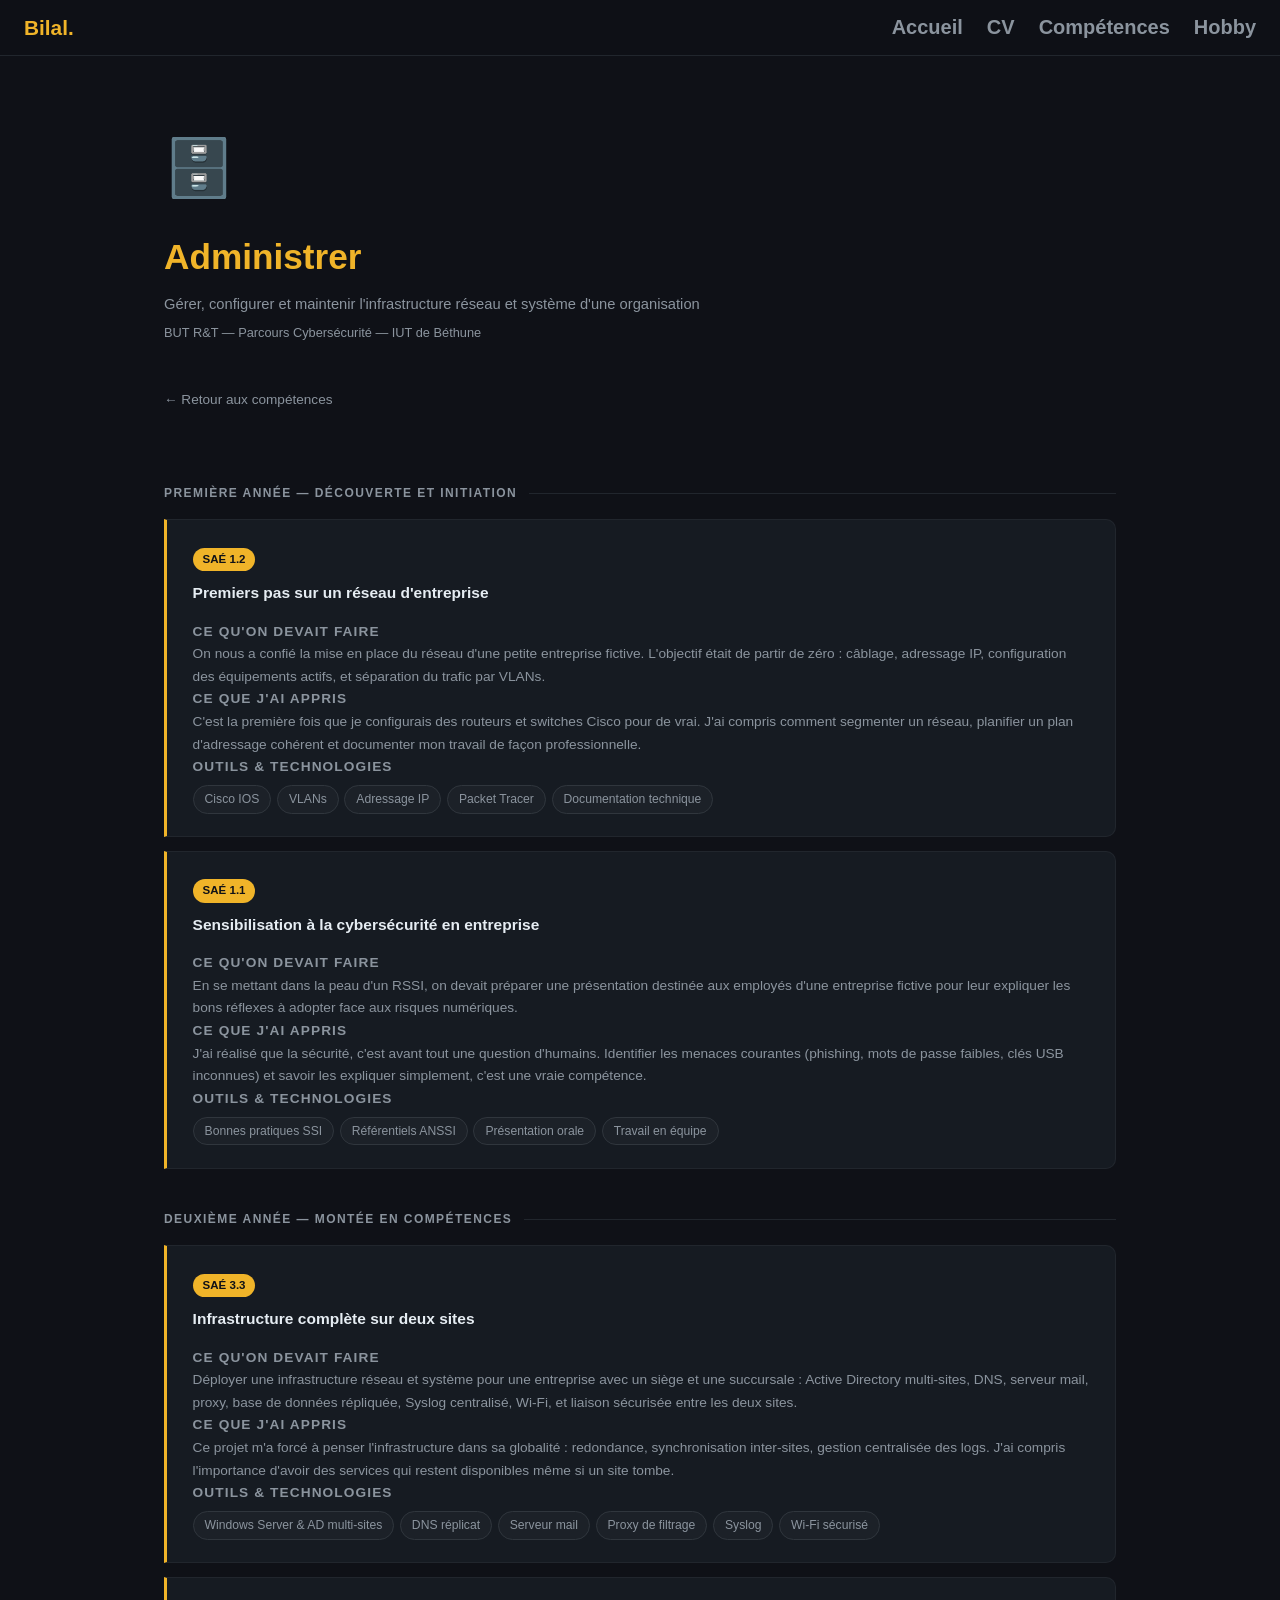
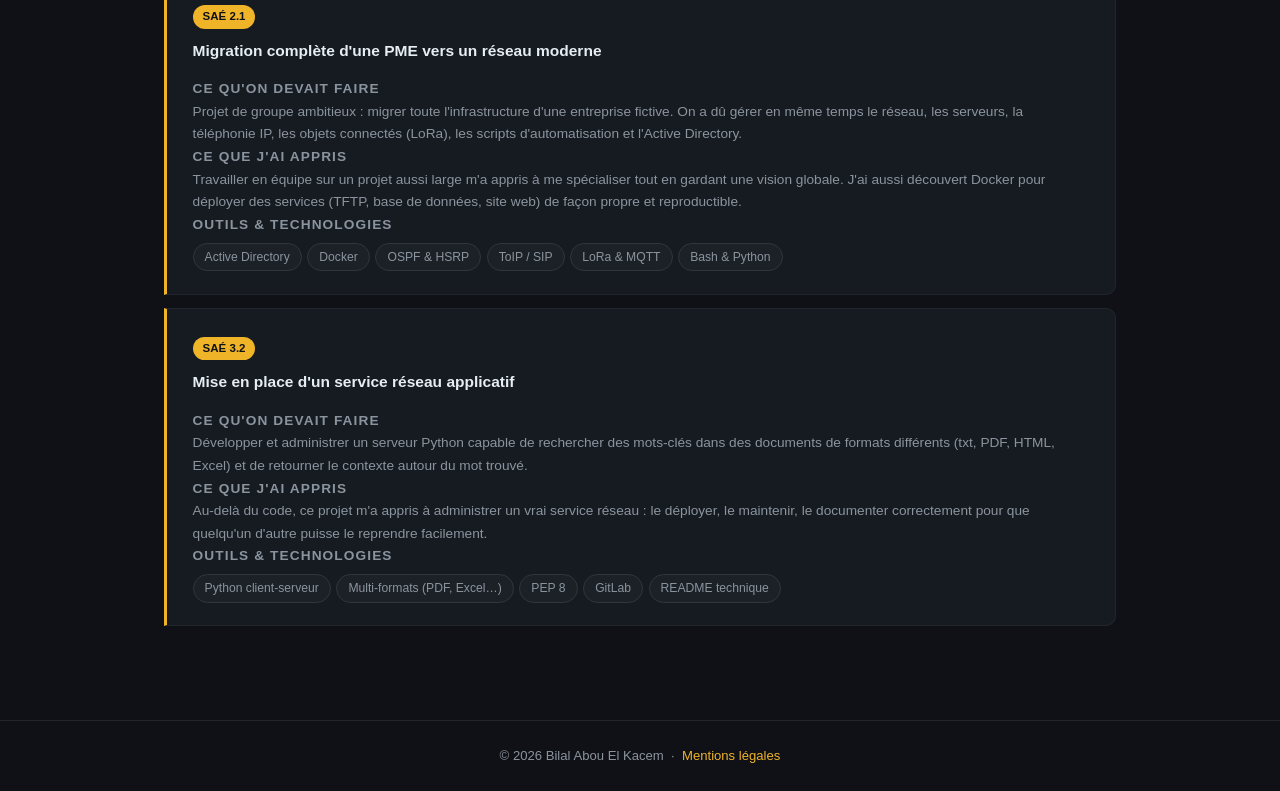
<file: administrer.html>
<!DOCTYPE html>
<html lang="fr">
<head>
<meta charset="utf-8"/><meta name="viewport" content="width=device-width,initial-scale=1"/>
<title>Administrer — Bilal.</title>
<style>
*,*::before,*::after{box-sizing:border-box;margin:0;padding:0}
:root{--bg:#0f1117;--bg2:#161b22;--border:#21262d;--gold:#f0b429;--text:#e6edf3;--muted:#8b949e;--radius:10px;--max:1000px}
html{scroll-behavior:smooth}body{font-family:-apple-system,BlinkMacSystemFont,"Segoe UI",Helvetica,Arial,sans-serif;background:var(--bg);color:var(--text);line-height:1.7;font-size:16.5px}
a{color:var(--gold);text-decoration:none}a:hover{text-decoration:underline}
nav{position:sticky;top:0;z-index:100;background:rgba(15,17,23,.92);backdrop-filter:blur(12px);border-bottom:1px solid var(--border);padding:.6rem 1.5rem;display:flex;align-items:center;justify-content:space-between}
.nb{font-size:1.3rem;font-weight:700;color:var(--gold)}.nl{display:flex;gap:1.5rem;list-style:none}.nl a{color:var(--muted);font-size:1.25rem;font-weight:700}.nl a:hover{color:var(--text);text-decoration:none}
.w{max-width:var(--max);margin:0 auto;padding:0 1.5rem}
.hero{padding:4rem 1.5rem 2.5rem;max-width:var(--max);margin:0 auto}
.hero .em{font-size:3.5rem;display:block;margin-bottom:.75rem}
.hero h1{font-size:2.2rem;font-weight:700;color:var(--gold);margin-bottom:.35rem}
.hero p{color:var(--muted);font-size:.92rem}
.back{display:inline-flex;align-items:center;gap:.4rem;color:var(--muted);font-size:.85rem;margin-bottom:2rem;transition:color .2s}.back:hover{color:var(--gold);text-decoration:none}
.niv{font-size:.75rem;font-weight:700;text-transform:uppercase;letter-spacing:.12em;color:var(--muted);margin:2.5rem 0 1rem;display:flex;align-items:center;gap:.75rem}.niv::after{content:"";flex:1;height:1px;background:var(--border)}
.sae{background:var(--bg2);border:1px solid var(--border);border-left:3px solid var(--gold);border-radius:0 var(--radius) var(--radius) 0;padding:1.4rem 1.6rem;margin-bottom:.85rem}
.tag{display:inline-block;background:var(--gold);color:#0f1117;font-size:.72rem;font-weight:700;padding:2px 10px;border-radius:20px;margin-bottom:.55rem}
.sae h3{font-size:.97rem;font-weight:700;margin-bottom:.9rem}
.lb{font-size:.72rem;font-weight:700;text-transform:uppercase;letter-spacing:.08em;color:var(--muted);margin:.8rem 0 .25rem}
.sae p,.sae li{font-size:.855rem;color:var(--muted);line-height:1.65;margin:0}.sae ul{padding-left:1.1rem}.sae ul li{margin-bottom:.2rem}.sae li strong{color:var(--text)}
.pills{display:flex;flex-wrap:wrap;gap:.35rem;margin-top:.4rem}.pill{background:#1c2128;border:1px solid #30363d;border-radius:20px;padding:3px 11px;font-size:.76rem;color:var(--muted)}
footer{border-top:1px solid var(--border);padding:1.5rem;text-align:center;color:var(--muted);font-size:.82rem}footer a{color:var(--gold)}
</style>
</head>
<body>
<nav>
  <a href="index.html" class="nb">Bilal.</a>
  <ul class="nl"><li><a href="index.html#accueil">Accueil</a></li><li><a href="index.html#cv">CV</a></li><li><a href="index.html#competences">Compétences</a></li><li><a href="index.html#hobby">Hobby</a></li></ul>
</nav>

<div class="hero">
  <span class="em">🗄️</span>
  <h1>Administrer</h1>
  <p>Gérer, configurer et maintenir l'infrastructure réseau et système d'une organisation</p>
  <p style="margin-top:.3rem;font-size:.8rem;">BUT R&T — Parcours Cybersécurité — IUT de Béthune</p>
</div>

<div class="w" style="padding-bottom:5rem;">
  <a href="index.html#competences" class="back">← Retour aux compétences</a>

  <div class="niv">Première année — Découverte et initiation</div>

  <div class="sae">
    <span class="tag">SAÉ 1.2</span>
    <h3>Premiers pas sur un réseau d'entreprise</h3>
    <p class="lb">Ce qu'on devait faire</p>
    <p>On nous a confié la mise en place du réseau d'une petite entreprise fictive. L'objectif était de partir de zéro : câblage, adressage IP, configuration des équipements actifs, et séparation du trafic par VLANs.</p>
    <p class="lb">Ce que j'ai appris</p>
    <p>C'est la première fois que je configurais des routeurs et switches Cisco pour de vrai. J'ai compris comment segmenter un réseau, planifier un plan d'adressage cohérent et documenter mon travail de façon professionnelle.</p>
    <p class="lb">Outils & technologies</p>
    <div class="pills"><span class="pill">Cisco IOS</span><span class="pill">VLANs</span><span class="pill">Adressage IP</span><span class="pill">Packet Tracer</span><span class="pill">Documentation technique</span></div>
  </div>

  <div class="sae">
    <span class="tag">SAÉ 1.1</span>
    <h3>Sensibilisation à la cybersécurité en entreprise</h3>
    <p class="lb">Ce qu'on devait faire</p>
    <p>En se mettant dans la peau d'un RSSI, on devait préparer une présentation destinée aux employés d'une entreprise fictive pour leur expliquer les bons réflexes à adopter face aux risques numériques.</p>
    <p class="lb">Ce que j'ai appris</p>
    <p>J'ai réalisé que la sécurité, c'est avant tout une question d'humains. Identifier les menaces courantes (phishing, mots de passe faibles, clés USB inconnues) et savoir les expliquer simplement, c'est une vraie compétence.</p>
    <p class="lb">Outils & technologies</p>
    <div class="pills"><span class="pill">Bonnes pratiques SSI</span><span class="pill">Référentiels ANSSI</span><span class="pill">Présentation orale</span><span class="pill">Travail en équipe</span></div>
  </div>

  <div class="niv">Deuxième année — Montée en compétences</div>

  <div class="sae">
    <span class="tag">SAÉ 3.3</span>
    <h3>Infrastructure complète sur deux sites</h3>
    <p class="lb">Ce qu'on devait faire</p>
    <p>Déployer une infrastructure réseau et système pour une entreprise avec un siège et une succursale : Active Directory multi-sites, DNS, serveur mail, proxy, base de données répliquée, Syslog centralisé, Wi-Fi, et liaison sécurisée entre les deux sites.</p>
    <p class="lb">Ce que j'ai appris</p>
    <p>Ce projet m'a forcé à penser l'infrastructure dans sa globalité : redondance, synchronisation inter-sites, gestion centralisée des logs. J'ai compris l'importance d'avoir des services qui restent disponibles même si un site tombe.</p>
    <p class="lb">Outils & technologies</p>
    <div class="pills"><span class="pill">Windows Server & AD multi-sites</span><span class="pill">DNS réplicat</span><span class="pill">Serveur mail</span><span class="pill">Proxy de filtrage</span><span class="pill">Syslog</span><span class="pill">Wi-Fi sécurisé</span></div>
  </div>

  <div class="sae">
    <span class="tag">SAÉ 2.1</span>
    <h3>Migration complète d'une PME vers un réseau moderne</h3>
    <p class="lb">Ce qu'on devait faire</p>
    <p>Projet de groupe ambitieux : migrer toute l'infrastructure d'une entreprise fictive. On a dû gérer en même temps le réseau, les serveurs, la téléphonie IP, les objets connectés (LoRa), les scripts d'automatisation et l'Active Directory.</p>
    <p class="lb">Ce que j'ai appris</p>
    <p>Travailler en équipe sur un projet aussi large m'a appris à me spécialiser tout en gardant une vision globale. J'ai aussi découvert Docker pour déployer des services (TFTP, base de données, site web) de façon propre et reproductible.</p>
    <p class="lb">Outils & technologies</p>
    <div class="pills"><span class="pill">Active Directory</span><span class="pill">Docker</span><span class="pill">OSPF & HSRP</span><span class="pill">ToIP / SIP</span><span class="pill">LoRa & MQTT</span><span class="pill">Bash & Python</span></div>
  </div>

  <div class="sae">
    <span class="tag">SAÉ 3.2</span>
    <h3>Mise en place d'un service réseau applicatif</h3>
    <p class="lb">Ce qu'on devait faire</p>
    <p>Développer et administrer un serveur Python capable de rechercher des mots-clés dans des documents de formats différents (txt, PDF, HTML, Excel) et de retourner le contexte autour du mot trouvé.</p>
    <p class="lb">Ce que j'ai appris</p>
    <p>Au-delà du code, ce projet m'a appris à administrer un vrai service réseau : le déployer, le maintenir, le documenter correctement pour que quelqu'un d'autre puisse le reprendre facilement.</p>
    <p class="lb">Outils & technologies</p>
    <div class="pills"><span class="pill">Python client-serveur</span><span class="pill">Multi-formats (PDF, Excel…)</span><span class="pill">PEP 8</span><span class="pill">GitLab</span><span class="pill">README technique</span></div>
  </div>

</div>
<footer><p>© 2026 Bilal Abou El Kacem &nbsp;·&nbsp; <a href="mention.html">Mentions légales</a></p></footer>
</body>
</html>
</file>
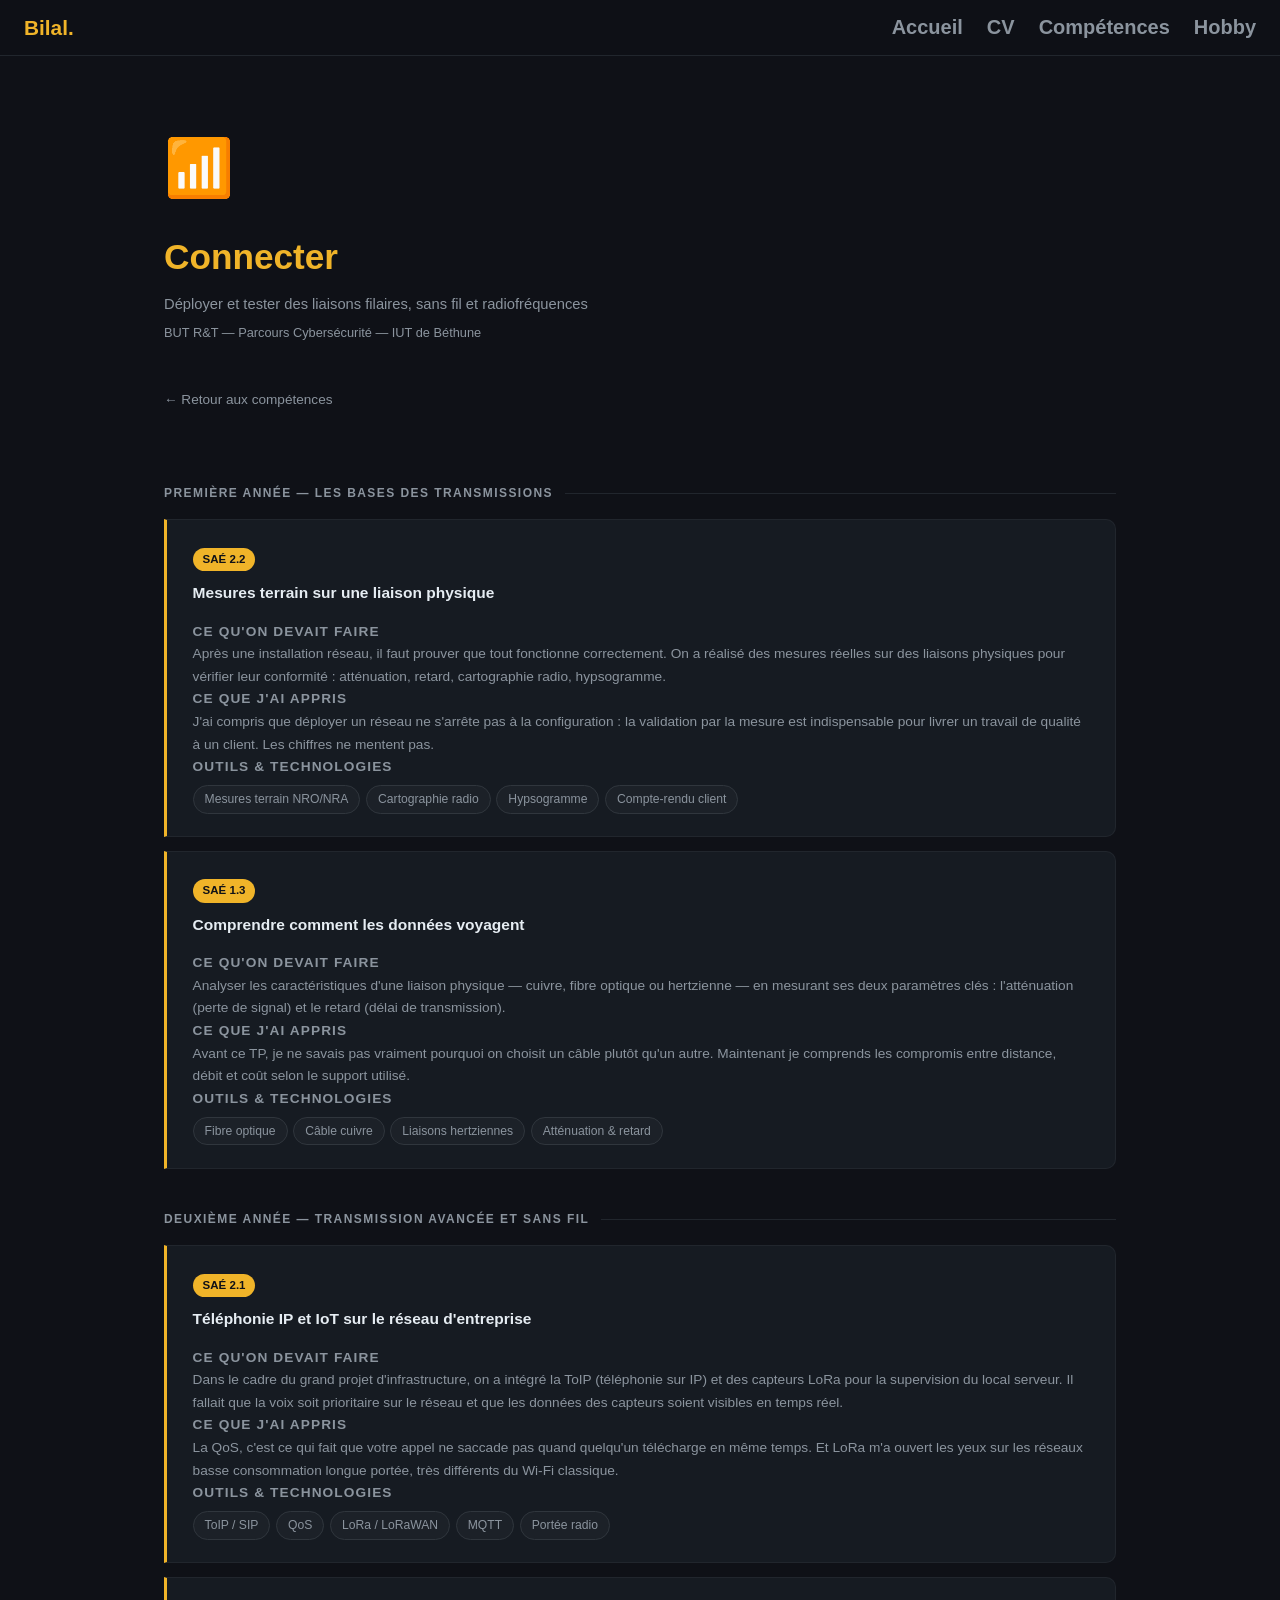
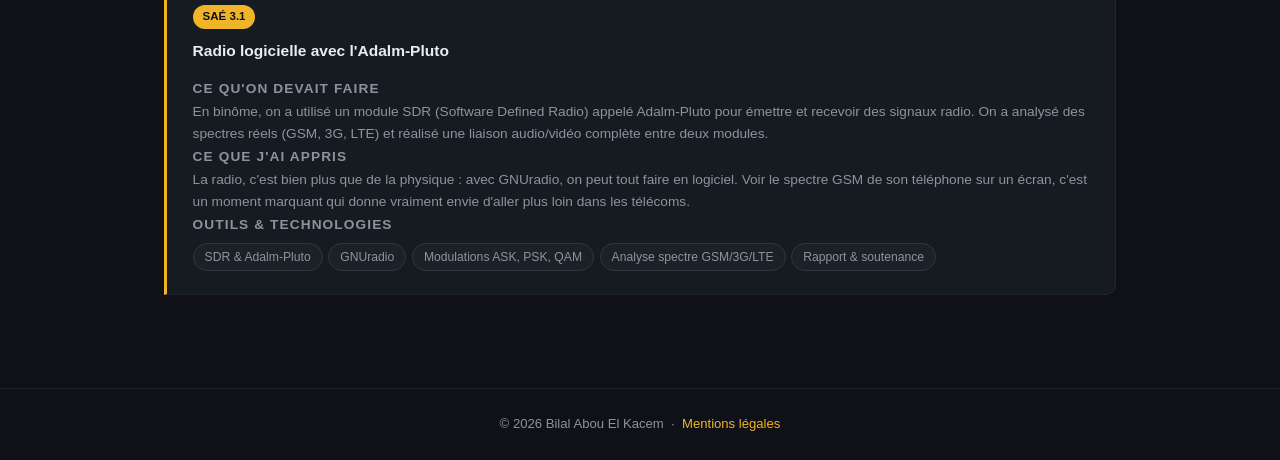
<file: connecter.html>
<!DOCTYPE html>
<html lang="fr">
<head>
<meta charset="utf-8"/><meta name="viewport" content="width=device-width,initial-scale=1"/>
<title>Connecter — Bilal.</title>
<style>
*,*::before,*::after{box-sizing:border-box;margin:0;padding:0}
:root{--bg:#0f1117;--bg2:#161b22;--border:#21262d;--gold:#f0b429;--text:#e6edf3;--muted:#8b949e;--radius:10px;--max:1000px}
html{scroll-behavior:smooth}body{font-family:-apple-system,BlinkMacSystemFont,"Segoe UI",Helvetica,Arial,sans-serif;background:var(--bg);color:var(--text);line-height:1.7;font-size:16.5px}
a{color:var(--gold);text-decoration:none}a:hover{text-decoration:underline}
nav{position:sticky;top:0;z-index:100;background:rgba(15,17,23,.92);backdrop-filter:blur(12px);border-bottom:1px solid var(--border);padding:.6rem 1.5rem;display:flex;align-items:center;justify-content:space-between}
.nb{font-size:1.3rem;font-weight:700;color:var(--gold)}.nl{display:flex;gap:1.5rem;list-style:none}.nl a{color:var(--muted);font-size:1.25rem;font-weight:700}.nl a:hover{color:var(--text);text-decoration:none}
.w{max-width:var(--max);margin:0 auto;padding:0 1.5rem}
.hero{padding:4rem 1.5rem 2.5rem;max-width:var(--max);margin:0 auto}
.hero .em{font-size:3.5rem;display:block;margin-bottom:.75rem}
.hero h1{font-size:2.2rem;font-weight:700;color:var(--gold);margin-bottom:.35rem}
.hero p{color:var(--muted);font-size:.92rem}
.back{display:inline-flex;align-items:center;gap:.4rem;color:var(--muted);font-size:.85rem;margin-bottom:2rem;transition:color .2s}.back:hover{color:var(--gold);text-decoration:none}
.niv{font-size:.75rem;font-weight:700;text-transform:uppercase;letter-spacing:.12em;color:var(--muted);margin:2.5rem 0 1rem;display:flex;align-items:center;gap:.75rem}.niv::after{content:"";flex:1;height:1px;background:var(--border)}
.sae{background:var(--bg2);border:1px solid var(--border);border-left:3px solid var(--gold);border-radius:0 var(--radius) var(--radius) 0;padding:1.4rem 1.6rem;margin-bottom:.85rem}
.tag{display:inline-block;background:var(--gold);color:#0f1117;font-size:.72rem;font-weight:700;padding:2px 10px;border-radius:20px;margin-bottom:.55rem}
.sae h3{font-size:.97rem;font-weight:700;margin-bottom:.9rem}
.lb{font-size:.72rem;font-weight:700;text-transform:uppercase;letter-spacing:.08em;color:var(--muted);margin:.8rem 0 .25rem}
.sae p,.sae li{font-size:.855rem;color:var(--muted);line-height:1.65;margin:0}.sae ul{padding-left:1.1rem}.sae ul li{margin-bottom:.2rem}.sae li strong{color:var(--text)}
.pills{display:flex;flex-wrap:wrap;gap:.35rem;margin-top:.4rem}.pill{background:#1c2128;border:1px solid #30363d;border-radius:20px;padding:3px 11px;font-size:.76rem;color:var(--muted)}
footer{border-top:1px solid var(--border);padding:1.5rem;text-align:center;color:var(--muted);font-size:.82rem}footer a{color:var(--gold)}
</style>
</head>
<body>
<nav>
  <a href="index.html" class="nb">Bilal.</a>
  <ul class="nl"><li><a href="index.html#accueil">Accueil</a></li><li><a href="index.html#cv">CV</a></li><li><a href="index.html#competences">Compétences</a></li><li><a href="index.html#hobby">Hobby</a></li></ul>
</nav>

<div class="hero">
  <span class="em">📶</span>
  <h1>Connecter</h1>
  <p>Déployer et tester des liaisons filaires, sans fil et radiofréquences</p>
  <p style="margin-top:.3rem;font-size:.8rem;">BUT R&T — Parcours Cybersécurité — IUT de Béthune</p>
</div>

<div class="w" style="padding-bottom:5rem;">
  <a href="index.html#competences" class="back">← Retour aux compétences</a>

  <div class="niv">Première année — Les bases des transmissions</div>

  <div class="sae">
    <span class="tag">SAÉ 2.2</span>
    <h3>Mesures terrain sur une liaison physique</h3>
    <p class="lb">Ce qu'on devait faire</p>
    <p>Après une installation réseau, il faut prouver que tout fonctionne correctement. On a réalisé des mesures réelles sur des liaisons physiques pour vérifier leur conformité : atténuation, retard, cartographie radio, hypsogramme.</p>
    <p class="lb">Ce que j'ai appris</p>
    <p>J'ai compris que déployer un réseau ne s'arrête pas à la configuration : la validation par la mesure est indispensable pour livrer un travail de qualité à un client. Les chiffres ne mentent pas.</p>
    <p class="lb">Outils & technologies</p>
    <div class="pills"><span class="pill">Mesures terrain NRO/NRA</span><span class="pill">Cartographie radio</span><span class="pill">Hypsogramme</span><span class="pill">Compte-rendu client</span></div>
  </div>

  <div class="sae">
    <span class="tag">SAÉ 1.3</span>
    <h3>Comprendre comment les données voyagent</h3>
    <p class="lb">Ce qu'on devait faire</p>
    <p>Analyser les caractéristiques d'une liaison physique — cuivre, fibre optique ou hertzienne — en mesurant ses deux paramètres clés : l'atténuation (perte de signal) et le retard (délai de transmission).</p>
    <p class="lb">Ce que j'ai appris</p>
    <p>Avant ce TP, je ne savais pas vraiment pourquoi on choisit un câble plutôt qu'un autre. Maintenant je comprends les compromis entre distance, débit et coût selon le support utilisé.</p>
    <p class="lb">Outils & technologies</p>
    <div class="pills"><span class="pill">Fibre optique</span><span class="pill">Câble cuivre</span><span class="pill">Liaisons hertziennes</span><span class="pill">Atténuation & retard</span></div>
  </div>

  <div class="niv">Deuxième année — Transmission avancée et sans fil</div>

  <div class="sae">
    <span class="tag">SAÉ 2.1</span>
    <h3>Téléphonie IP et IoT sur le réseau d'entreprise</h3>
    <p class="lb">Ce qu'on devait faire</p>
    <p>Dans le cadre du grand projet d'infrastructure, on a intégré la ToIP (téléphonie sur IP) et des capteurs LoRa pour la supervision du local serveur. Il fallait que la voix soit prioritaire sur le réseau et que les données des capteurs soient visibles en temps réel.</p>
    <p class="lb">Ce que j'ai appris</p>
    <p>La QoS, c'est ce qui fait que votre appel ne saccade pas quand quelqu'un télécharge en même temps. Et LoRa m'a ouvert les yeux sur les réseaux basse consommation longue portée, très différents du Wi-Fi classique.</p>
    <p class="lb">Outils & technologies</p>
    <div class="pills"><span class="pill">ToIP / SIP</span><span class="pill">QoS</span><span class="pill">LoRa / LoRaWAN</span><span class="pill">MQTT</span><span class="pill">Portée radio</span></div>
  </div>

  <div class="sae">
    <span class="tag">SAÉ 3.1</span>
    <h3>Radio logicielle avec l'Adalm-Pluto</h3>
    <p class="lb">Ce qu'on devait faire</p>
    <p>En binôme, on a utilisé un module SDR (Software Defined Radio) appelé Adalm-Pluto pour émettre et recevoir des signaux radio. On a analysé des spectres réels (GSM, 3G, LTE) et réalisé une liaison audio/vidéo complète entre deux modules.</p>
    <p class="lb">Ce que j'ai appris</p>
    <p>La radio, c'est bien plus que de la physique : avec GNUradio, on peut tout faire en logiciel. Voir le spectre GSM de son téléphone sur un écran, c'est un moment marquant qui donne vraiment envie d'aller plus loin dans les télécoms.</p>
    <p class="lb">Outils & technologies</p>
    <div class="pills"><span class="pill">SDR & Adalm-Pluto</span><span class="pill">GNUradio</span><span class="pill">Modulations ASK, PSK, QAM</span><span class="pill">Analyse spectre GSM/3G/LTE</span><span class="pill">Rapport & soutenance</span></div>
  </div>

</div>
<footer><p>© 2026 Bilal Abou El Kacem &nbsp;·&nbsp; <a href="mention.html">Mentions légales</a></p></footer>
</body>
</html>
</file>
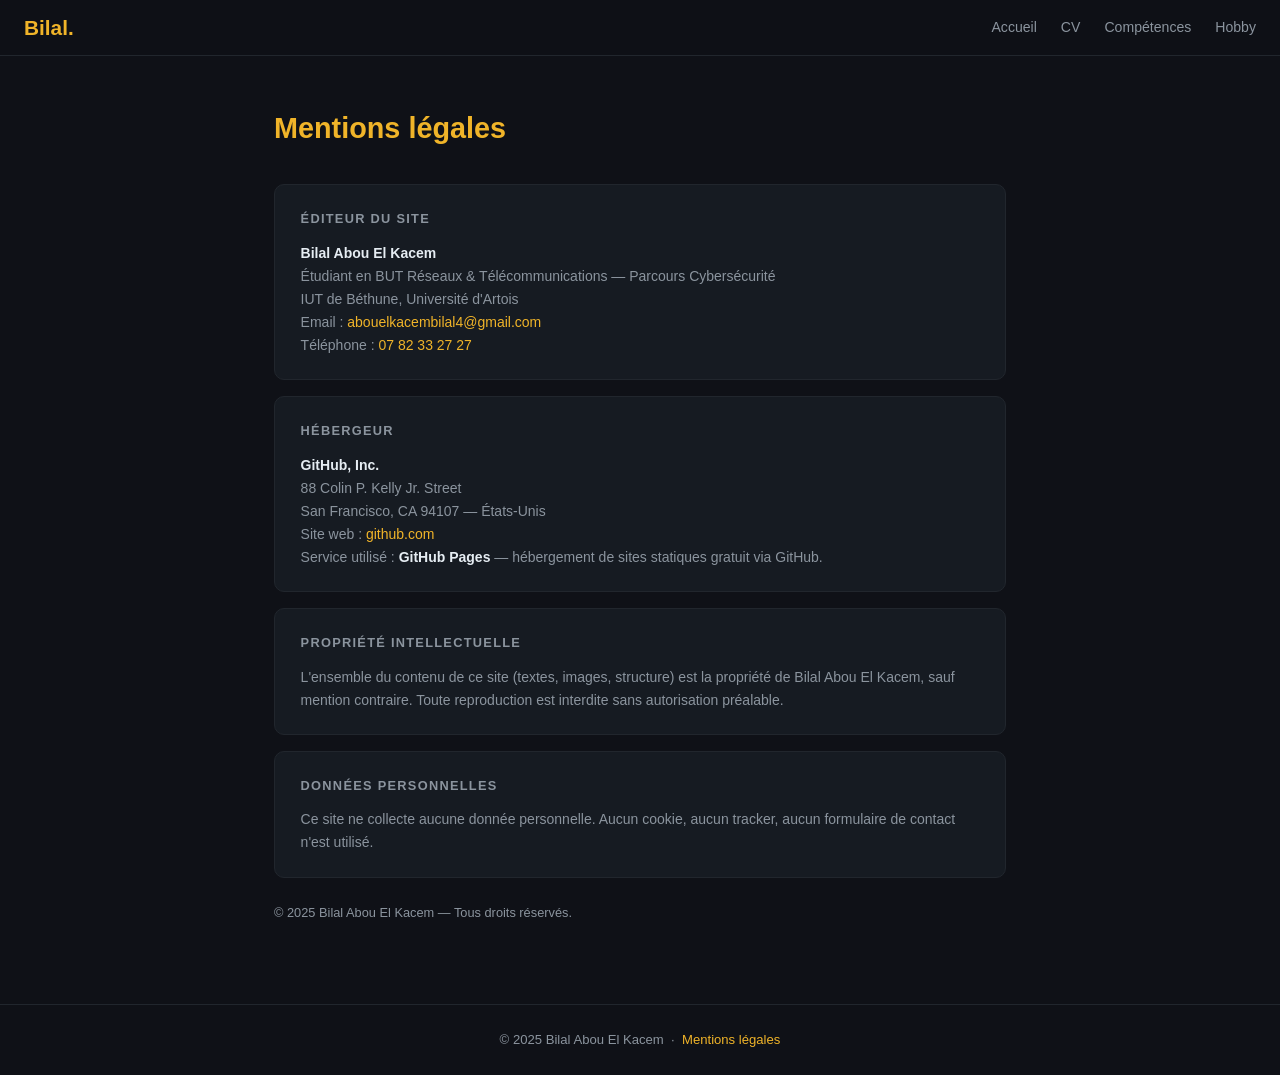
<file: mention.html>
<!DOCTYPE html>
<html lang="fr">
<head>
<meta charset="utf-8"/><meta name="viewport" content="width=device-width,initial-scale=1"/>
<title>Mentions légales — Bilal.</title>
<style>
*,*::before,*::after{box-sizing:border-box;margin:0;padding:0}
:root{--bg:#0f1117;--bg2:#161b22;--border:#21262d;--gold:#f0b429;--text:#e6edf3;--muted:#8b949e;--radius:10px;--max:780px}
body{font-family:-apple-system,BlinkMacSystemFont,"Segoe UI",Helvetica,Arial,sans-serif;background:var(--bg);color:var(--text);line-height:1.7;font-size:15px}
a{color:var(--gold);text-decoration:none}a:hover{text-decoration:underline}
nav{position:sticky;top:0;z-index:100;background:rgba(15,17,23,.92);backdrop-filter:blur(12px);border-bottom:1px solid var(--border);padding:.6rem 1.5rem;display:flex;align-items:center;justify-content:space-between}
.nb{font-size:1.3rem;font-weight:700;color:var(--gold)}.nl{display:flex;gap:1.5rem;list-style:none}.nl a{color:var(--muted);font-size:.88rem;font-weight:500}.nl a:hover{color:var(--text);text-decoration:none}
.w{max-width:var(--max);margin:0 auto;padding:3rem 1.5rem 5rem}
h1{font-size:1.8rem;font-weight:700;color:var(--gold);margin-bottom:2rem}
.block{background:var(--bg2);border:1px solid var(--border);border-radius:var(--radius);padding:1.4rem 1.6rem;margin-bottom:1rem}
.block h2{font-size:.8rem;font-weight:700;text-transform:uppercase;letter-spacing:.1em;color:var(--muted);margin-bottom:.75rem}
.block p,.block li{font-size:.875rem;color:var(--muted);line-height:1.65;margin:0}
.block strong{color:var(--text)}
.block ul{padding-left:1.1rem;margin-top:.4rem}
.block ul li{margin-bottom:.2rem}
footer{border-top:1px solid var(--border);padding:1.5rem;text-align:center;color:var(--muted);font-size:.82rem}
footer a{color:var(--gold)}
</style>
</head>
<body>
<nav>
  <a href="index.html" class="nb">Bilal.</a>
  <ul class="nl">
    <li><a href="index.html#accueil">Accueil</a></li>
    <li><a href="index.html#cv">CV</a></li>
    <li><a href="index.html#competences">Compétences</a></li>
    <li><a href="index.html#hobby">Hobby</a></li>
  </ul>
</nav>

<div class="w">
  <h1>Mentions légales</h1>

  <div class="block">
    <h2>Éditeur du site</h2>
    <p><strong>Bilal Abou El Kacem</strong><br>
    Étudiant en BUT Réseaux &amp; Télécommunications — Parcours Cybersécurité<br>
    IUT de Béthune, Université d'Artois<br>
    Email : <a href="mailto:abouelkacembilal4@gmail.com">abouelkacembilal4@gmail.com</a><br>
    Téléphone : <a href="tel:+33755273211">07 82 33 27 27</a></p>
  </div>

  <div class="block">
    <h2>Hébergeur</h2>
    <p><strong>GitHub, Inc.</strong><br>
    88 Colin P. Kelly Jr. Street<br>
    San Francisco, CA 94107 — États-Unis<br>
    Site web : <a href="https://github.com" target="_blank">github.com</a><br>
    Service utilisé : <strong>GitHub Pages</strong> — hébergement de sites statiques gratuit via GitHub.</p>
  </div>

  <div class="block">
    <h2>Propriété intellectuelle</h2>
    <p>L'ensemble du contenu de ce site (textes, images, structure) est la propriété de Bilal Abou El Kacem, sauf mention contraire. Toute reproduction est interdite sans autorisation préalable.</p>
  </div>

  <div class="block">
    <h2>Données personnelles</h2>
    <p>Ce site ne collecte aucune donnée personnelle. Aucun cookie, aucun tracker, aucun formulaire de contact n'est utilisé.</p>
  </div>

  <p style="font-size:.8rem;color:var(--muted);margin-top:1.5rem;">© 2025 Bilal Abou El Kacem — Tous droits réservés.</p>
</div>

<footer>
  <p>© 2025 Bilal Abou El Kacem &nbsp;·&nbsp; <a href="mention.html">Mentions légales</a></p>
</footer>
</body>
</html>
</file>
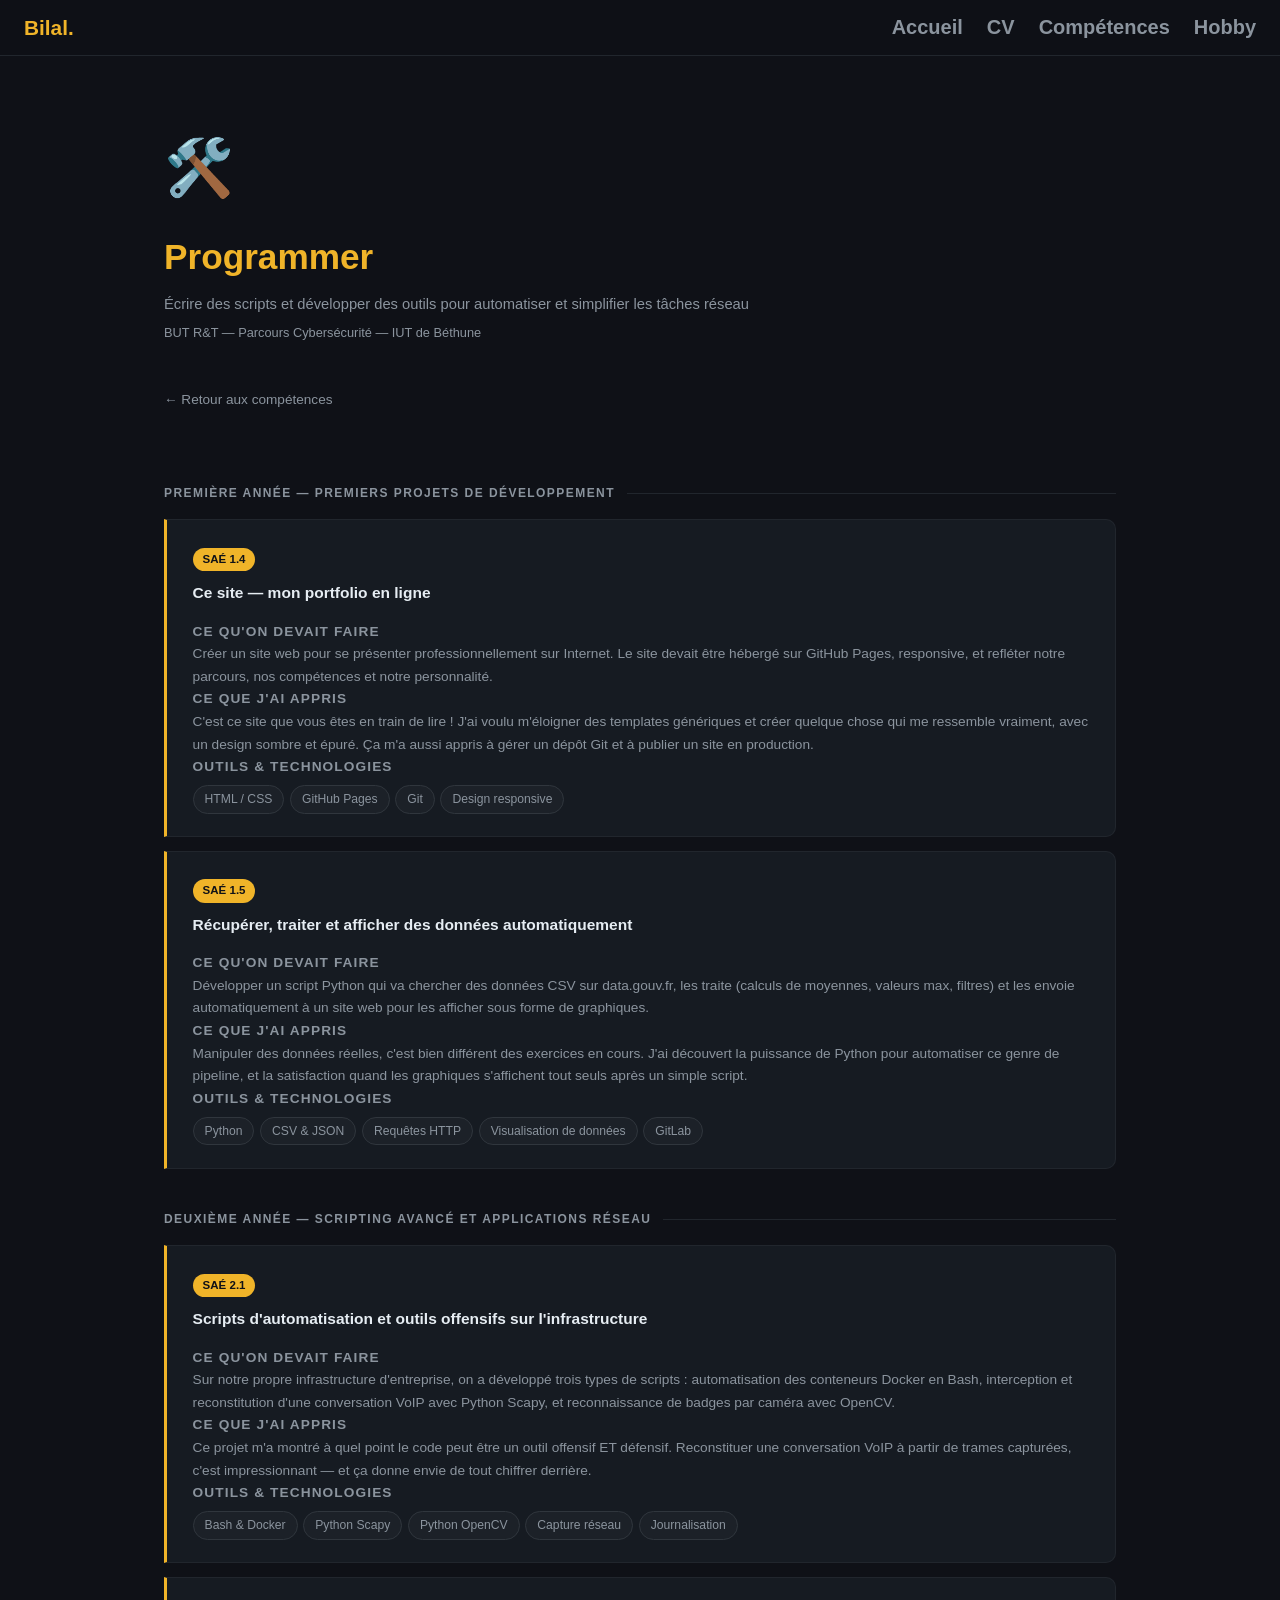
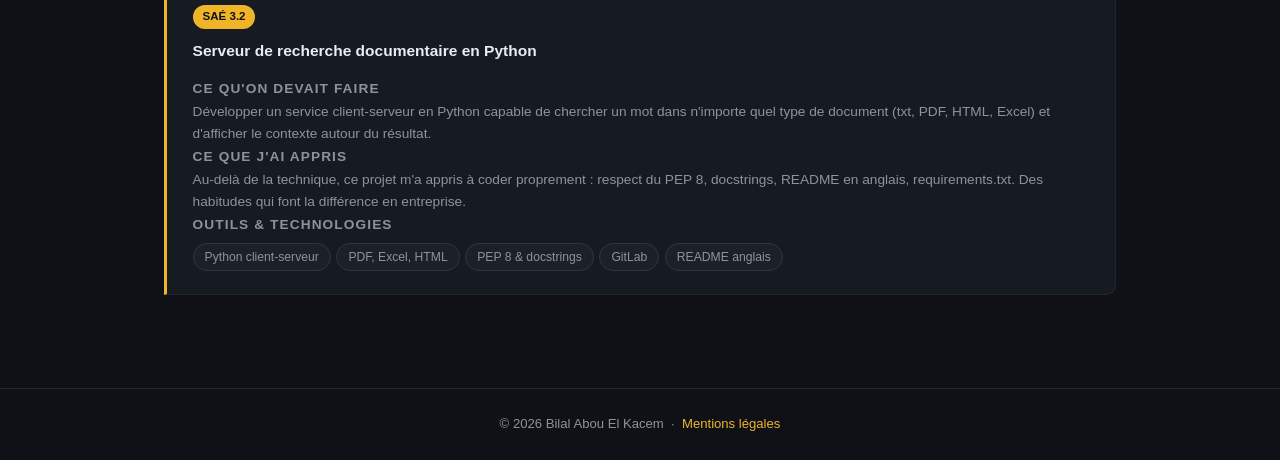
<file: programmer.html>
<!DOCTYPE html>
<html lang="fr">
<head>
<meta charset="utf-8"/><meta name="viewport" content="width=device-width,initial-scale=1"/>
<title>Programmer — Bilal.</title>
<style>
*,*::before,*::after{box-sizing:border-box;margin:0;padding:0}
:root{--bg:#0f1117;--bg2:#161b22;--border:#21262d;--gold:#f0b429;--text:#e6edf3;--muted:#8b949e;--radius:10px;--max:1000px}
html{scroll-behavior:smooth}body{font-family:-apple-system,BlinkMacSystemFont,"Segoe UI",Helvetica,Arial,sans-serif;background:var(--bg);color:var(--text);line-height:1.7;font-size:16.5px}
a{color:var(--gold);text-decoration:none}a:hover{text-decoration:underline}
nav{position:sticky;top:0;z-index:100;background:rgba(15,17,23,.92);backdrop-filter:blur(12px);border-bottom:1px solid var(--border);padding:.6rem 1.5rem;display:flex;align-items:center;justify-content:space-between}
.nb{font-size:1.3rem;font-weight:700;color:var(--gold)}.nl{display:flex;gap:1.5rem;list-style:none}.nl a{color:var(--muted);font-size:1.25rem;font-weight:700}.nl a:hover{color:var(--text);text-decoration:none}
.w{max-width:var(--max);margin:0 auto;padding:0 1.5rem}
.hero{padding:4rem 1.5rem 2.5rem;max-width:var(--max);margin:0 auto}
.hero .em{font-size:3.5rem;display:block;margin-bottom:.75rem}
.hero h1{font-size:2.2rem;font-weight:700;color:var(--gold);margin-bottom:.35rem}
.hero p{color:var(--muted);font-size:.92rem}
.back{display:inline-flex;align-items:center;gap:.4rem;color:var(--muted);font-size:.85rem;margin-bottom:2rem;transition:color .2s}.back:hover{color:var(--gold);text-decoration:none}
.niv{font-size:.75rem;font-weight:700;text-transform:uppercase;letter-spacing:.12em;color:var(--muted);margin:2.5rem 0 1rem;display:flex;align-items:center;gap:.75rem}.niv::after{content:"";flex:1;height:1px;background:var(--border)}
.sae{background:var(--bg2);border:1px solid var(--border);border-left:3px solid var(--gold);border-radius:0 var(--radius) var(--radius) 0;padding:1.4rem 1.6rem;margin-bottom:.85rem}
.tag{display:inline-block;background:var(--gold);color:#0f1117;font-size:.72rem;font-weight:700;padding:2px 10px;border-radius:20px;margin-bottom:.55rem}
.sae h3{font-size:.97rem;font-weight:700;margin-bottom:.9rem}
.lb{font-size:.72rem;font-weight:700;text-transform:uppercase;letter-spacing:.08em;color:var(--muted);margin:.8rem 0 .25rem}
.sae p,.sae li{font-size:.855rem;color:var(--muted);line-height:1.65;margin:0}.sae ul{padding-left:1.1rem}.sae ul li{margin-bottom:.2rem}.sae li strong{color:var(--text)}
.pills{display:flex;flex-wrap:wrap;gap:.35rem;margin-top:.4rem}.pill{background:#1c2128;border:1px solid #30363d;border-radius:20px;padding:3px 11px;font-size:.76rem;color:var(--muted)}
footer{border-top:1px solid var(--border);padding:1.5rem;text-align:center;color:var(--muted);font-size:.82rem}footer a{color:var(--gold)}
</style>
</head>
<body>
<nav>
  <a href="index.html" class="nb">Bilal.</a>
  <ul class="nl"><li><a href="index.html#accueil">Accueil</a></li><li><a href="index.html#cv">CV</a></li><li><a href="index.html#competences">Compétences</a></li><li><a href="index.html#hobby">Hobby</a></li></ul>
</nav>

<div class="hero">
  <span class="em">🛠️</span>
  <h1>Programmer</h1>
  <p>Écrire des scripts et développer des outils pour automatiser et simplifier les tâches réseau</p>
  <p style="margin-top:.3rem;font-size:.8rem;">BUT R&T — Parcours Cybersécurité — IUT de Béthune</p>
</div>

<div class="w" style="padding-bottom:5rem;">
  <a href="index.html#competences" class="back">← Retour aux compétences</a>

  <div class="niv">Première année — Premiers projets de développement</div>

  <div class="sae">
    <span class="tag">SAÉ 1.4</span>
    <h3>Ce site — mon portfolio en ligne</h3>
    <p class="lb">Ce qu'on devait faire</p>
    <p>Créer un site web pour se présenter professionnellement sur Internet. Le site devait être hébergé sur GitHub Pages, responsive, et refléter notre parcours, nos compétences et notre personnalité.</p>
    <p class="lb">Ce que j'ai appris</p>
    <p>C'est ce site que vous êtes en train de lire ! J'ai voulu m'éloigner des templates génériques et créer quelque chose qui me ressemble vraiment, avec un design sombre et épuré. Ça m'a aussi appris à gérer un dépôt Git et à publier un site en production.</p>
    <p class="lb">Outils & technologies</p>
    <div class="pills"><span class="pill">HTML / CSS</span><span class="pill">GitHub Pages</span><span class="pill">Git</span><span class="pill">Design responsive</span></div>
  </div>

  <div class="sae">
    <span class="tag">SAÉ 1.5</span>
    <h3>Récupérer, traiter et afficher des données automatiquement</h3>
    <p class="lb">Ce qu'on devait faire</p>
    <p>Développer un script Python qui va chercher des données CSV sur data.gouv.fr, les traite (calculs de moyennes, valeurs max, filtres) et les envoie automatiquement à un site web pour les afficher sous forme de graphiques.</p>
    <p class="lb">Ce que j'ai appris</p>
    <p>Manipuler des données réelles, c'est bien différent des exercices en cours. J'ai découvert la puissance de Python pour automatiser ce genre de pipeline, et la satisfaction quand les graphiques s'affichent tout seuls après un simple script.</p>
    <p class="lb">Outils & technologies</p>
    <div class="pills"><span class="pill">Python</span><span class="pill">CSV & JSON</span><span class="pill">Requêtes HTTP</span><span class="pill">Visualisation de données</span><span class="pill">GitLab</span></div>
  </div>

  <div class="niv">Deuxième année — Scripting avancé et applications réseau</div>

  <div class="sae">
    <span class="tag">SAÉ 2.1</span>
    <h3>Scripts d'automatisation et outils offensifs sur l'infrastructure</h3>
    <p class="lb">Ce qu'on devait faire</p>
    <p>Sur notre propre infrastructure d'entreprise, on a développé trois types de scripts : automatisation des conteneurs Docker en Bash, interception et reconstitution d'une conversation VoIP avec Python Scapy, et reconnaissance de badges par caméra avec OpenCV.</p>
    <p class="lb">Ce que j'ai appris</p>
    <p>Ce projet m'a montré à quel point le code peut être un outil offensif ET défensif. Reconstituer une conversation VoIP à partir de trames capturées, c'est impressionnant — et ça donne envie de tout chiffrer derrière.</p>
    <p class="lb">Outils & technologies</p>
    <div class="pills"><span class="pill">Bash & Docker</span><span class="pill">Python Scapy</span><span class="pill">Python OpenCV</span><span class="pill">Capture réseau</span><span class="pill">Journalisation</span></div>
  </div>

  <div class="sae">
    <span class="tag">SAÉ 3.2</span>
    <h3>Serveur de recherche documentaire en Python</h3>
    <p class="lb">Ce qu'on devait faire</p>
    <p>Développer un service client-serveur en Python capable de chercher un mot dans n'importe quel type de document (txt, PDF, HTML, Excel) et d'afficher le contexte autour du résultat.</p>
    <p class="lb">Ce que j'ai appris</p>
    <p>Au-delà de la technique, ce projet m'a appris à coder proprement : respect du PEP 8, docstrings, README en anglais, requirements.txt. Des habitudes qui font la différence en entreprise.</p>
    <p class="lb">Outils & technologies</p>
    <div class="pills"><span class="pill">Python client-serveur</span><span class="pill">PDF, Excel, HTML</span><span class="pill">PEP 8 & docstrings</span><span class="pill">GitLab</span><span class="pill">README anglais</span></div>
  </div>

</div>
<footer><p>© 2026 Bilal Abou El Kacem &nbsp;·&nbsp; <a href="mention.html">Mentions légales</a></p></footer>
</body>
</html>
</file>
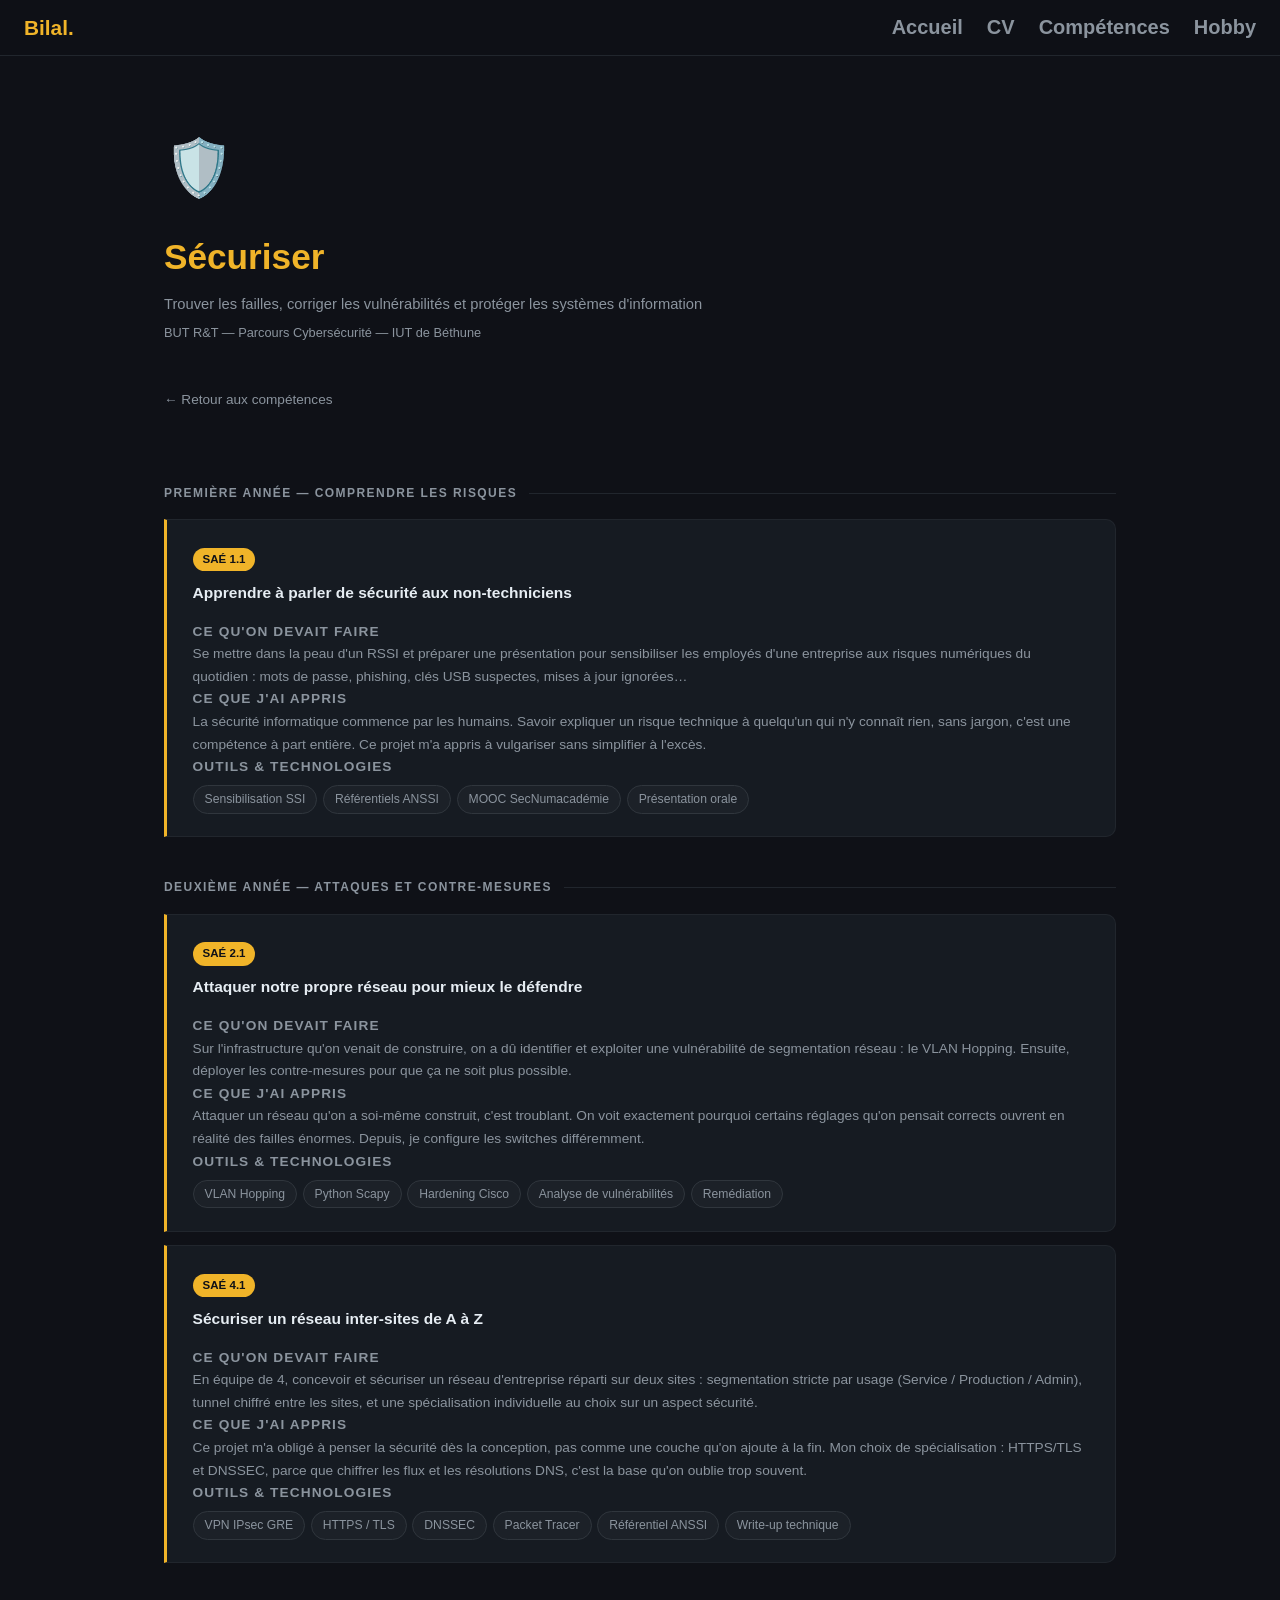
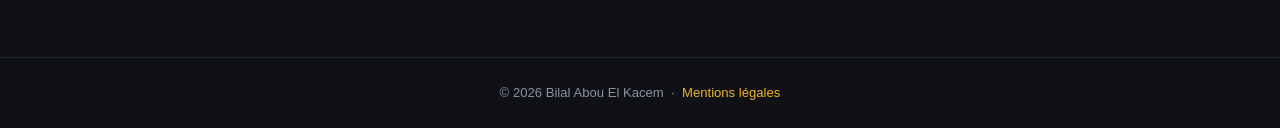
<file: securiser.html>
<!DOCTYPE html>
<html lang="fr">
<head>
<meta charset="utf-8"/><meta name="viewport" content="width=device-width,initial-scale=1"/>
<title>Sécuriser — Bilal.</title>
<style>
*,*::before,*::after{box-sizing:border-box;margin:0;padding:0}
:root{--bg:#0f1117;--bg2:#161b22;--border:#21262d;--gold:#f0b429;--text:#e6edf3;--muted:#8b949e;--radius:10px;--max:1000px}
html{scroll-behavior:smooth}body{font-family:-apple-system,BlinkMacSystemFont,"Segoe UI",Helvetica,Arial,sans-serif;background:var(--bg);color:var(--text);line-height:1.7;font-size:16.5px}
a{color:var(--gold);text-decoration:none}a:hover{text-decoration:underline}
nav{position:sticky;top:0;z-index:100;background:rgba(15,17,23,.92);backdrop-filter:blur(12px);border-bottom:1px solid var(--border);padding:.6rem 1.5rem;display:flex;align-items:center;justify-content:space-between}
.nb{font-size:1.3rem;font-weight:700;color:var(--gold)}.nl{display:flex;gap:1.5rem;list-style:none}.nl a{color:var(--muted);font-size:1.25rem;font-weight:700}.nl a:hover{color:var(--text);text-decoration:none}
.w{max-width:var(--max);margin:0 auto;padding:0 1.5rem}
.hero{padding:4rem 1.5rem 2.5rem;max-width:var(--max);margin:0 auto}
.hero .em{font-size:3.5rem;display:block;margin-bottom:.75rem}
.hero h1{font-size:2.2rem;font-weight:700;color:var(--gold);margin-bottom:.35rem}
.hero p{color:var(--muted);font-size:.92rem}
.back{display:inline-flex;align-items:center;gap:.4rem;color:var(--muted);font-size:.85rem;margin-bottom:2rem;transition:color .2s}.back:hover{color:var(--gold);text-decoration:none}
.niv{font-size:.75rem;font-weight:700;text-transform:uppercase;letter-spacing:.12em;color:var(--muted);margin:2.5rem 0 1rem;display:flex;align-items:center;gap:.75rem}.niv::after{content:"";flex:1;height:1px;background:var(--border)}
.sae{background:var(--bg2);border:1px solid var(--border);border-left:3px solid var(--gold);border-radius:0 var(--radius) var(--radius) 0;padding:1.4rem 1.6rem;margin-bottom:.85rem}
.tag{display:inline-block;background:var(--gold);color:#0f1117;font-size:.72rem;font-weight:700;padding:2px 10px;border-radius:20px;margin-bottom:.55rem}
.sae h3{font-size:.97rem;font-weight:700;margin-bottom:.9rem}
.lb{font-size:.72rem;font-weight:700;text-transform:uppercase;letter-spacing:.08em;color:var(--muted);margin:.8rem 0 .25rem}
.sae p,.sae li{font-size:.855rem;color:var(--muted);line-height:1.65;margin:0}.sae ul{padding-left:1.1rem}.sae ul li{margin-bottom:.2rem}.sae li strong{color:var(--text)}
.pills{display:flex;flex-wrap:wrap;gap:.35rem;margin-top:.4rem}.pill{background:#1c2128;border:1px solid #30363d;border-radius:20px;padding:3px 11px;font-size:.76rem;color:var(--muted)}
footer{border-top:1px solid var(--border);padding:1.5rem;text-align:center;color:var(--muted);font-size:.82rem}footer a{color:var(--gold)}
</style>
</head>
<body>
<nav>
  <a href="index.html" class="nb">Bilal.</a>
  <ul class="nl"><li><a href="index.html#accueil">Accueil</a></li><li><a href="index.html#cv">CV</a></li><li><a href="index.html#competences">Compétences</a></li><li><a href="index.html#hobby">Hobby</a></li></ul>
</nav>

<div class="hero">
  <span class="em">🛡️</span>
  <h1>Sécuriser</h1>
  <p>Trouver les failles, corriger les vulnérabilités et protéger les systèmes d'information</p>
  <p style="margin-top:.3rem;font-size:.8rem;">BUT R&T — Parcours Cybersécurité — IUT de Béthune</p>
</div>

<div class="w" style="padding-bottom:5rem;">
  <a href="index.html#competences" class="back">← Retour aux compétences</a>

  <div class="niv">Première année — Comprendre les risques</div>

  <div class="sae">
    <span class="tag">SAÉ 1.1</span>
    <h3>Apprendre à parler de sécurité aux non-techniciens</h3>
    <p class="lb">Ce qu'on devait faire</p>
    <p>Se mettre dans la peau d'un RSSI et préparer une présentation pour sensibiliser les employés d'une entreprise aux risques numériques du quotidien : mots de passe, phishing, clés USB suspectes, mises à jour ignorées…</p>
    <p class="lb">Ce que j'ai appris</p>
    <p>La sécurité informatique commence par les humains. Savoir expliquer un risque technique à quelqu'un qui n'y connaît rien, sans jargon, c'est une compétence à part entière. Ce projet m'a appris à vulgariser sans simplifier à l'excès.</p>
    <p class="lb">Outils & technologies</p>
    <div class="pills"><span class="pill">Sensibilisation SSI</span><span class="pill">Référentiels ANSSI</span><span class="pill">MOOC SecNumacadémie</span><span class="pill">Présentation orale</span></div>
  </div>

  <div class="niv">Deuxième année — Attaques et contre-mesures</div>

  <div class="sae">
    <span class="tag">SAÉ 2.1</span>
    <h3>Attaquer notre propre réseau pour mieux le défendre</h3>
    <p class="lb">Ce qu'on devait faire</p>
    <p>Sur l'infrastructure qu'on venait de construire, on a dû identifier et exploiter une vulnérabilité de segmentation réseau : le VLAN Hopping. Ensuite, déployer les contre-mesures pour que ça ne soit plus possible.</p>
    <p class="lb">Ce que j'ai appris</p>
    <p>Attaquer un réseau qu'on a soi-même construit, c'est troublant. On voit exactement pourquoi certains réglages qu'on pensait corrects ouvrent en réalité des failles énormes. Depuis, je configure les switches différemment.</p>
    <p class="lb">Outils & technologies</p>
    <div class="pills"><span class="pill">VLAN Hopping</span><span class="pill">Python Scapy</span><span class="pill">Hardening Cisco</span><span class="pill">Analyse de vulnérabilités</span><span class="pill">Remédiation</span></div>
  </div>

  <div class="sae">
    <span class="tag">SAÉ 4.1</span>
    <h3>Sécuriser un réseau inter-sites de A à Z</h3>
    <p class="lb">Ce qu'on devait faire</p>
    <p>En équipe de 4, concevoir et sécuriser un réseau d'entreprise réparti sur deux sites : segmentation stricte par usage (Service / Production / Admin), tunnel chiffré entre les sites, et une spécialisation individuelle au choix sur un aspect sécurité.</p>
    <p class="lb">Ce que j'ai appris</p>
    <p>Ce projet m'a obligé à penser la sécurité dès la conception, pas comme une couche qu'on ajoute à la fin. Mon choix de spécialisation : HTTPS/TLS et DNSSEC, parce que chiffrer les flux et les résolutions DNS, c'est la base qu'on oublie trop souvent.</p>
    <p class="lb">Outils & technologies</p>
    <div class="pills"><span class="pill">VPN IPsec GRE</span><span class="pill">HTTPS / TLS</span><span class="pill">DNSSEC</span><span class="pill">Packet Tracer</span><span class="pill">Référentiel ANSSI</span><span class="pill">Write-up technique</span></div>
  </div>

</div>
<footer><p>© 2026 Bilal Abou El Kacem &nbsp;·&nbsp; <a href="mention.html">Mentions légales</a></p></footer>
</body>
</html>
</file>
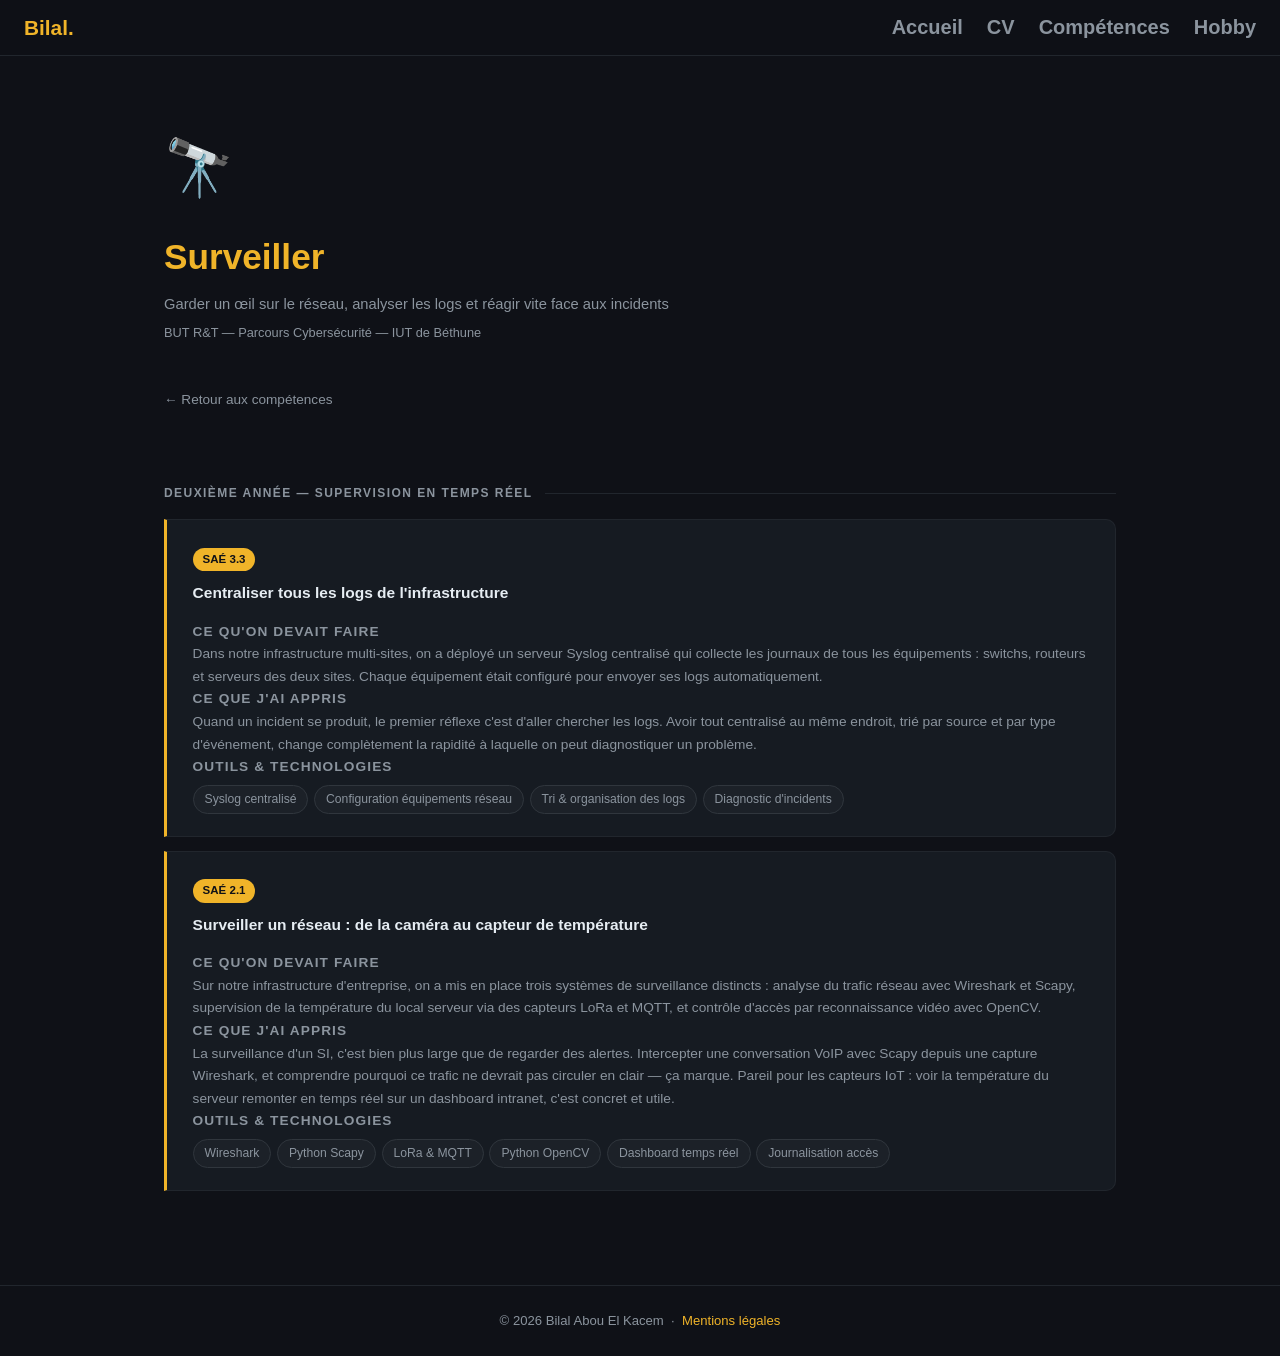
<file: surveiller.html>
<!DOCTYPE html>
<html lang="fr">
<head>
<meta charset="utf-8"/><meta name="viewport" content="width=device-width,initial-scale=1"/>
<title>Surveiller — Bilal.</title>
<style>
*,*::before,*::after{box-sizing:border-box;margin:0;padding:0}
:root{--bg:#0f1117;--bg2:#161b22;--border:#21262d;--gold:#f0b429;--text:#e6edf3;--muted:#8b949e;--radius:10px;--max:1000px}
html{scroll-behavior:smooth}body{font-family:-apple-system,BlinkMacSystemFont,"Segoe UI",Helvetica,Arial,sans-serif;background:var(--bg);color:var(--text);line-height:1.7;font-size:16.5px}
a{color:var(--gold);text-decoration:none}a:hover{text-decoration:underline}
nav{position:sticky;top:0;z-index:100;background:rgba(15,17,23,.92);backdrop-filter:blur(12px);border-bottom:1px solid var(--border);padding:.6rem 1.5rem;display:flex;align-items:center;justify-content:space-between}
.nb{font-size:1.3rem;font-weight:700;color:var(--gold)}.nl{display:flex;gap:1.5rem;list-style:none}.nl a{color:var(--muted);font-size:1.25rem;font-weight:700}.nl a:hover{color:var(--text);text-decoration:none}
.w{max-width:var(--max);margin:0 auto;padding:0 1.5rem}
.hero{padding:4rem 1.5rem 2.5rem;max-width:var(--max);margin:0 auto}
.hero .em{font-size:3.5rem;display:block;margin-bottom:.75rem}
.hero h1{font-size:2.2rem;font-weight:700;color:var(--gold);margin-bottom:.35rem}
.hero p{color:var(--muted);font-size:.92rem}
.back{display:inline-flex;align-items:center;gap:.4rem;color:var(--muted);font-size:.85rem;margin-bottom:2rem;transition:color .2s}.back:hover{color:var(--gold);text-decoration:none}
.niv{font-size:.75rem;font-weight:700;text-transform:uppercase;letter-spacing:.12em;color:var(--muted);margin:2.5rem 0 1rem;display:flex;align-items:center;gap:.75rem}.niv::after{content:"";flex:1;height:1px;background:var(--border)}
.sae{background:var(--bg2);border:1px solid var(--border);border-left:3px solid var(--gold);border-radius:0 var(--radius) var(--radius) 0;padding:1.4rem 1.6rem;margin-bottom:.85rem}
.tag{display:inline-block;background:var(--gold);color:#0f1117;font-size:.72rem;font-weight:700;padding:2px 10px;border-radius:20px;margin-bottom:.55rem}
.sae h3{font-size:.97rem;font-weight:700;margin-bottom:.9rem}
.lb{font-size:.72rem;font-weight:700;text-transform:uppercase;letter-spacing:.08em;color:var(--muted);margin:.8rem 0 .25rem}
.sae p,.sae li{font-size:.855rem;color:var(--muted);line-height:1.65;margin:0}.sae ul{padding-left:1.1rem}.sae ul li{margin-bottom:.2rem}.sae li strong{color:var(--text)}
.pills{display:flex;flex-wrap:wrap;gap:.35rem;margin-top:.4rem}.pill{background:#1c2128;border:1px solid #30363d;border-radius:20px;padding:3px 11px;font-size:.76rem;color:var(--muted)}
footer{border-top:1px solid var(--border);padding:1.5rem;text-align:center;color:var(--muted);font-size:.82rem}footer a{color:var(--gold)}
</style>
</head>
<body>
<nav>
  <a href="index.html" class="nb">Bilal.</a>
  <ul class="nl"><li><a href="index.html#accueil">Accueil</a></li><li><a href="index.html#cv">CV</a></li><li><a href="index.html#competences">Compétences</a></li><li><a href="index.html#hobby">Hobby</a></li></ul>
</nav>

<div class="hero">
  <span class="em">🔭</span>
  <h1>Surveiller</h1>
  <p>Garder un œil sur le réseau, analyser les logs et réagir vite face aux incidents</p>
  <p style="margin-top:.3rem;font-size:.8rem;">BUT R&T — Parcours Cybersécurité — IUT de Béthune</p>
</div>

<div class="w" style="padding-bottom:5rem;">
  <a href="index.html#competences" class="back">← Retour aux compétences</a>

  <div class="niv">Deuxième année — Supervision en temps réel</div>

  <div class="sae">
    <span class="tag">SAÉ 3.3</span>
    <h3>Centraliser tous les logs de l'infrastructure</h3>
    <p class="lb">Ce qu'on devait faire</p>
    <p>Dans notre infrastructure multi-sites, on a déployé un serveur Syslog centralisé qui collecte les journaux de tous les équipements : switchs, routeurs et serveurs des deux sites. Chaque équipement était configuré pour envoyer ses logs automatiquement.</p>
    <p class="lb">Ce que j'ai appris</p>
    <p>Quand un incident se produit, le premier réflexe c'est d'aller chercher les logs. Avoir tout centralisé au même endroit, trié par source et par type d'événement, change complètement la rapidité à laquelle on peut diagnostiquer un problème.</p>
    <p class="lb">Outils & technologies</p>
    <div class="pills"><span class="pill">Syslog centralisé</span><span class="pill">Configuration équipements réseau</span><span class="pill">Tri & organisation des logs</span><span class="pill">Diagnostic d'incidents</span></div>
  </div>

  <div class="sae">
    <span class="tag">SAÉ 2.1</span>
    <h3>Surveiller un réseau : de la caméra au capteur de température</h3>
    <p class="lb">Ce qu'on devait faire</p>
    <p>Sur notre infrastructure d'entreprise, on a mis en place trois systèmes de surveillance distincts : analyse du trafic réseau avec Wireshark et Scapy, supervision de la température du local serveur via des capteurs LoRa et MQTT, et contrôle d'accès par reconnaissance vidéo avec OpenCV.</p>
    <p class="lb">Ce que j'ai appris</p>
    <p>La surveillance d'un SI, c'est bien plus large que de regarder des alertes. Intercepter une conversation VoIP avec Scapy depuis une capture Wireshark, et comprendre pourquoi ce trafic ne devrait pas circuler en clair — ça marque. Pareil pour les capteurs IoT : voir la température du serveur remonter en temps réel sur un dashboard intranet, c'est concret et utile.</p>
    <p class="lb">Outils & technologies</p>
    <div class="pills"><span class="pill">Wireshark</span><span class="pill">Python Scapy</span><span class="pill">LoRa & MQTT</span><span class="pill">Python OpenCV</span><span class="pill">Dashboard temps réel</span><span class="pill">Journalisation accès</span></div>
  </div>

</div>
<footer><p>© 2026 Bilal Abou El Kacem &nbsp;·&nbsp; <a href="mention.html">Mentions légales</a></p></footer>
</body>
</html>
</file>
